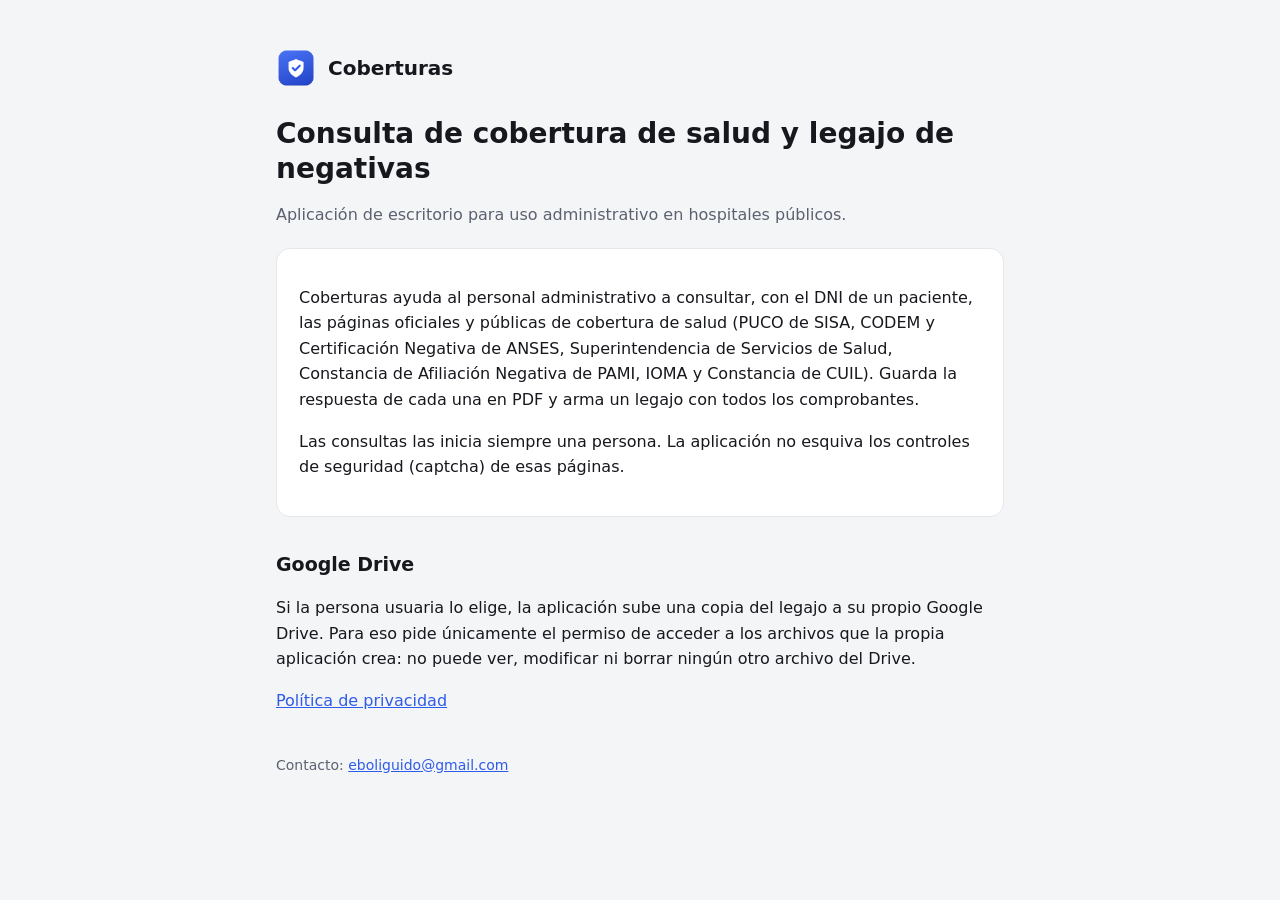
<file: docs/index.html>
<!doctype html>
<html lang="es">
<head>
<meta charset="utf-8"><meta name="viewport" content="width=device-width, initial-scale=1">
<title>Coberturas</title>
<link rel="icon" href="icono.png"><link rel="stylesheet" href="estilo.css">
</head>
<body><main>
  <div class="marca"><img src="icono.png" alt=""> Coberturas</div>
  <h1>Consulta de cobertura de salud y legajo de negativas</h1>
  <p class="sub">Aplicación de escritorio para uso administrativo en hospitales públicos.</p>
  <div class="card">
    <p>Coberturas ayuda al personal administrativo a consultar, con el DNI de un paciente, las páginas oficiales y públicas de cobertura de salud (PUCO de SISA, CODEM y Certificación Negativa de ANSES, Superintendencia de Servicios de Salud, Constancia de Afiliación Negativa de PAMI, IOMA y Constancia de CUIL). Guarda la respuesta de cada una en PDF y arma un legajo con todos los comprobantes.</p>
    <p>Las consultas las inicia siempre una persona. La aplicación no esquiva los controles de seguridad (captcha) de esas páginas.</p>
  </div>
  <h2>Google Drive</h2>
  <p>Si la persona usuaria lo elige, la aplicación sube una copia del legajo a su propio Google Drive. Para eso pide únicamente el permiso de acceder a los archivos que la propia aplicación crea: no puede ver, modificar ni borrar ningún otro archivo del Drive.</p>
  <p><a href="privacidad.html">Política de privacidad</a></p>
  <footer>Contacto: <a href="mailto:eboliguido@gmail.com">eboliguido@gmail.com</a></footer>
</main></body>
</html>
</file>
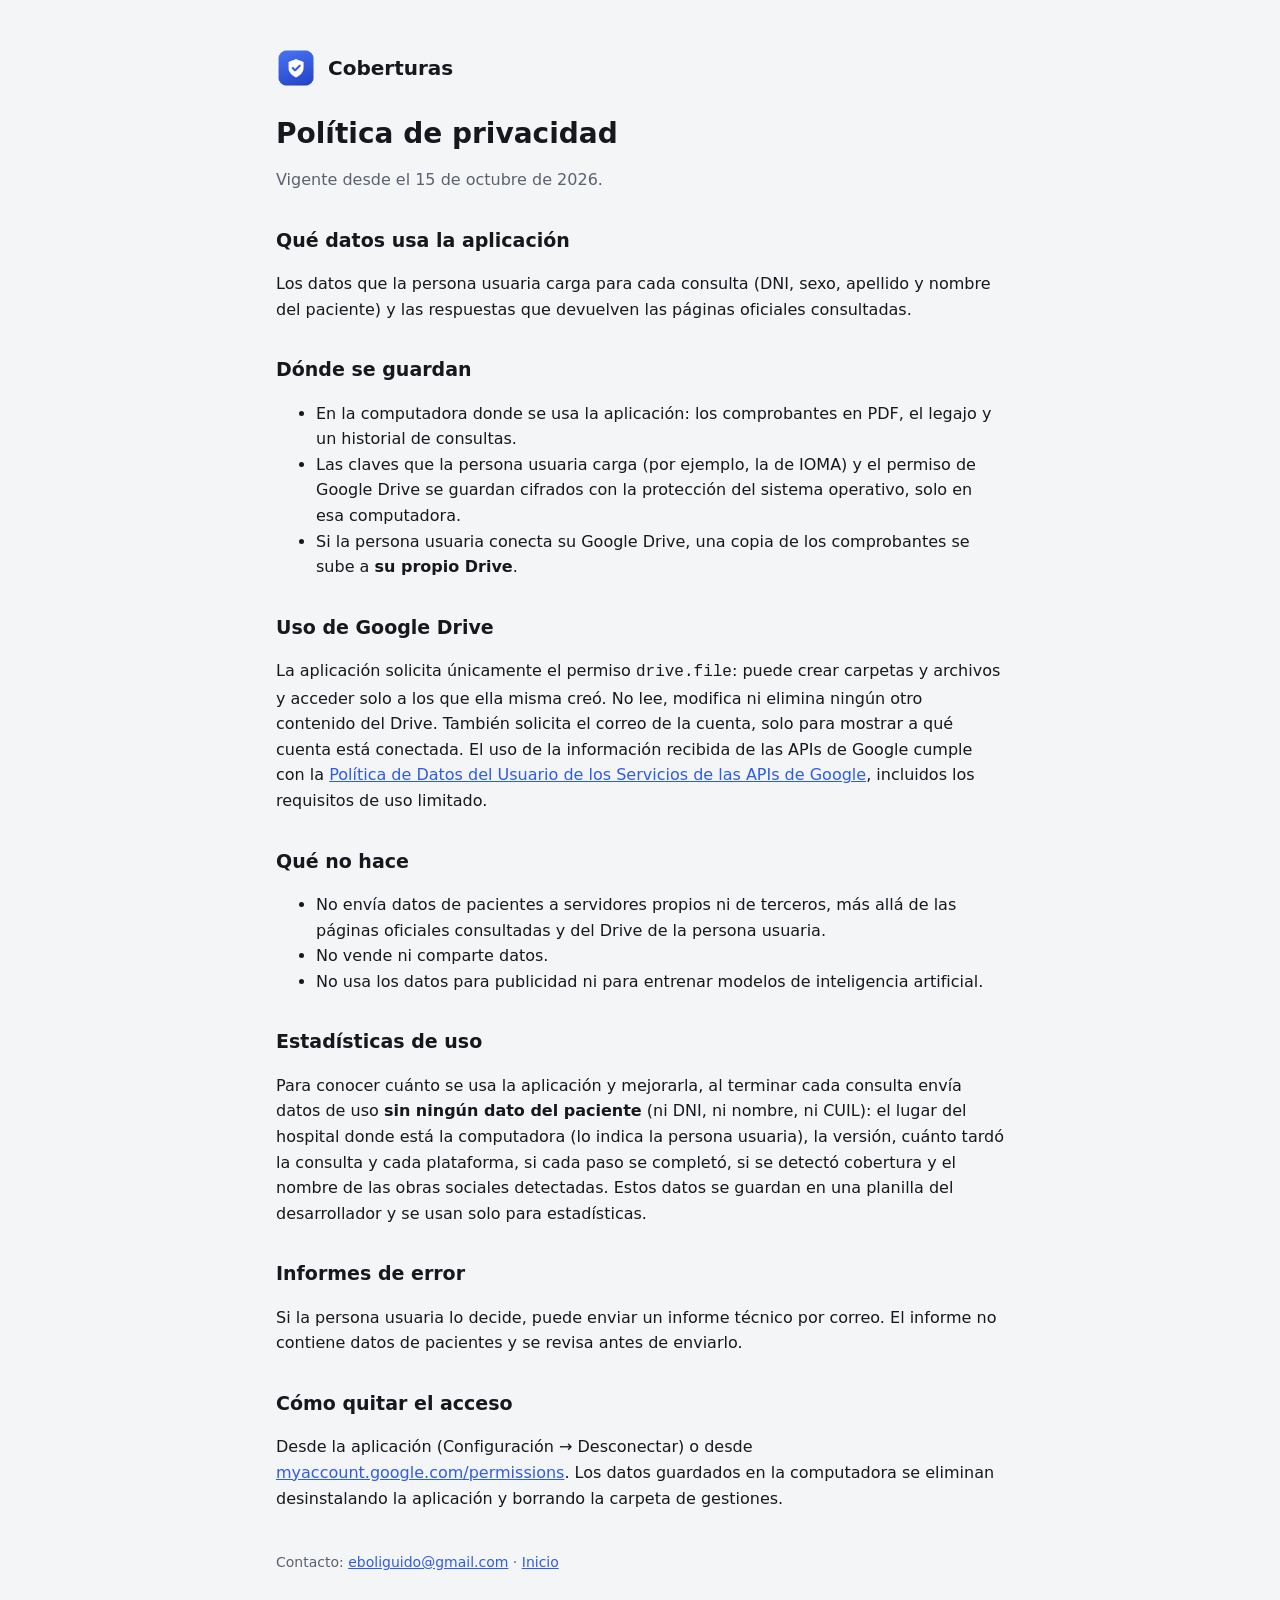
<file: docs/privacidad.html>
<!doctype html>
<html lang="es">
<head>
<meta charset="utf-8"><meta name="viewport" content="width=device-width, initial-scale=1">
<title>Coberturas · Privacidad</title>
<link rel="icon" href="icono.png"><link rel="stylesheet" href="estilo.css">
</head>
<body><main>
  <div class="marca"><img src="icono.png" alt=""> Coberturas</div>
  <h1>Política de privacidad</h1>
  <p class="sub">Vigente desde el 15 de octubre de 2026.</p>

  <h2>Qué datos usa la aplicación</h2>
  <p>Los datos que la persona usuaria carga para cada consulta (DNI, sexo, apellido y nombre del paciente) y las respuestas que devuelven las páginas oficiales consultadas.</p>

  <h2>Dónde se guardan</h2>
  <ul>
    <li>En la computadora donde se usa la aplicación: los comprobantes en PDF, el legajo y un historial de consultas.</li>
    <li>Las claves que la persona usuaria carga (por ejemplo, la de IOMA) y el permiso de Google Drive se guardan cifrados con la protección del sistema operativo, solo en esa computadora.</li>
    <li>Si la persona usuaria conecta su Google Drive, una copia de los comprobantes se sube a <strong>su propio Drive</strong>.</li>
  </ul>

  <h2>Uso de Google Drive</h2>
  <p>La aplicación solicita únicamente el permiso <code>drive.file</code>: puede crear carpetas y archivos y acceder solo a los que ella misma creó. No lee, modifica ni elimina ningún otro contenido del Drive. También solicita el correo de la cuenta, solo para mostrar a qué cuenta está conectada. El uso de la información recibida de las APIs de Google cumple con la <a href="https://developers.google.com/terms/api-services-user-data-policy">Política de Datos del Usuario de los Servicios de las APIs de Google</a>, incluidos los requisitos de uso limitado.</p>

  <h2>Qué no hace</h2>
  <ul>
    <li>No envía datos de pacientes a servidores propios ni de terceros, más allá de las páginas oficiales consultadas y del Drive de la persona usuaria.</li>
    <li>No vende ni comparte datos.</li>
    <li>No usa los datos para publicidad ni para entrenar modelos de inteligencia artificial.</li>
  </ul>

  <h2>Estadísticas de uso</h2>
  <p>Para conocer cuánto se usa la aplicación y mejorarla, al terminar cada consulta envía datos de uso <strong>sin ningún dato del paciente</strong> (ni DNI, ni nombre, ni CUIL): el lugar del hospital donde está la computadora (lo indica la persona usuaria), la versión, cuánto tardó la consulta y cada plataforma, si cada paso se completó, si se detectó cobertura y el nombre de las obras sociales detectadas. Estos datos se guardan en una planilla del desarrollador y se usan solo para estadísticas.</p>

  <h2>Informes de error</h2>
  <p>Si la persona usuaria lo decide, puede enviar un informe técnico por correo. El informe no contiene datos de pacientes y se revisa antes de enviarlo.</p>

  <h2>Cómo quitar el acceso</h2>
  <p>Desde la aplicación (Configuración → Desconectar) o desde <a href="https://myaccount.google.com/permissions">myaccount.google.com/permissions</a>. Los datos guardados en la computadora se eliminan desinstalando la aplicación y borrando la carpeta de gestiones.</p>

  <footer>Contacto: <a href="mailto:eboliguido@gmail.com">eboliguido@gmail.com</a> · <a href="index.html">Inicio</a></footer>
</main></body>
</html>
</file>
<file: docs/estilo.css>
:root { --ink:#16181d; --muted:#5b6170; --accent:#2f5bea; --bg:#f4f5f7; --panel:#fff; --line:#e5e7eb; }
@media (prefers-color-scheme: dark) { :root { --ink:#eef0f4; --muted:#a6acb8; --accent:#7c9bff; --bg:#121418; --panel:#1b1e24; --line:#2c3038; } }
* { box-sizing: border-box; }
body { margin:0; background:var(--bg); color:var(--ink); font:16px/1.6 "Segoe UI", -apple-system, system-ui, sans-serif; }
main { max-width: 760px; margin: 0 auto; padding: 48px 16px 64px; }
.marca { display:flex; align-items:center; gap:12px; font-weight:650; font-size:20px; margin-bottom:28px; }
.marca img { width:40px; height:40px; }
h1 { font-size: 28px; line-height:1.25; margin: 0 0 12px; }
h2 { font-size: 19px; margin: 32px 0 8px; }
p, li { color: var(--ink); }
.sub { color: var(--muted); }
.card { background:var(--panel); border:1px solid var(--line); border-radius:14px; padding:20px 22px; margin-top:20px; }
a { color: var(--accent); }
footer { margin-top:40px; color:var(--muted); font-size:14px; }
</file>
